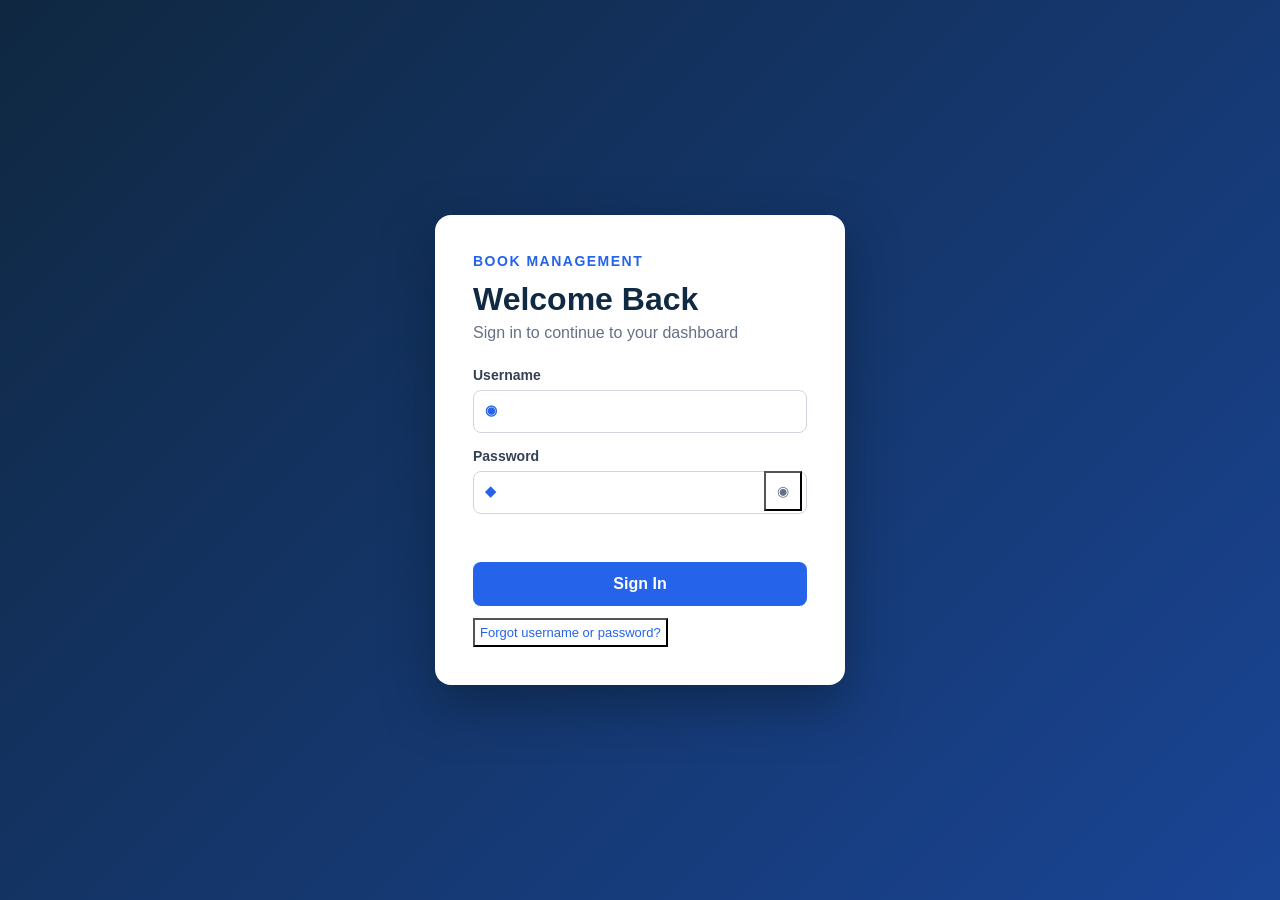
<file: login.html>
<!DOCTYPE html>
<html lang="en">
<head><meta charset="UTF-8"><meta name="viewport" content="width=device-width,initial-scale=1.0"><title>Login - Book Management</title><link rel="stylesheet" href="css/login.css"></head>
<body><div class="login-card"><div class="brand">BOOK MANAGEMENT</div><h1>Welcome Back</h1><p>Sign in to continue to your dashboard</p><form id="loginForm"><label>Username<div class="input-wrap"><span>◉</span><input id="username" autocomplete="username" required></div></label><label>Password<div class="input-wrap"><span>◆</span><input id="password" type="password" autocomplete="current-password" required><button type="button" id="togglePassword" class="icon-btn">◉</button></div></label><div id="loginError" class="error"></div><button type="submit">Sign In</button></form><button type="button" id="forgotBtn" class="forgot-btn">Forgot username or password?</button></div><div id="forgotModal" class="modal"><div class="modal-card"><button id="closeForgot" class="close-btn">×</button><h2>Account Recovery</h2><p>Your saved login username is:</p><strong id="recoveryUsername"></strong><p class="recovery-note">For security, use Settings after login to change your password.</p><button id="recoveryOk">Close</button></div></div><script src="js/login.js"></script></body></html>
</file>
<file: css/login.css>
*{box-sizing:border-box}body{margin:0;min-height:100vh;display:grid;place-items:center;font-family:Arial,sans-serif;background:linear-gradient(135deg,#0f2740,#2563eb);background-size:200% 200%;animation:bgMove 12s ease infinite}.login-card{width:min(410px,92vw);padding:38px;background:#fff;border-radius:16px;box-shadow:0 20px 50px #071a2d80;animation:cardIn .7s ease both}.brand{color:#2563eb;font-size:14px;font-weight:bold;letter-spacing:1.5px}.login-card h1{margin:12px 0 6px;color:#102a43}.login-card p{margin:0 0 25px;color:#667085}.login-card label{display:block;margin:15px 0 6px;color:#344054;font-weight:bold;font-size:14px}.input-wrap{position:relative;margin-top:7px}.input-wrap span{position:absolute;left:12px;top:12px;color:#2563eb}.login-card input{display:block;width:100%;padding:12px 40px;border:1px solid #d0d5dd;border-radius:8px;font-size:15px;transition:.25s}.login-card input:focus{outline:none;border-color:#2563eb;box-shadow:0 0 0 4px #2563eb20}.login-card button[type=submit],.modal-card button{width:100%;margin-top:20px;padding:13px;border:0;border-radius:8px;background:#2563eb;color:white;font-size:16px;font-weight:bold;cursor:pointer;transition:.25s}.login-card button:hover,.modal-card button:hover{background:#1d4ed8;transform:translateY(-2px)}.icon-btn{position:absolute!important;right:5px;top:0;width:38px!important;margin:0!important;padding:10px!important;background:transparent!important;color:#667085!important;font-size:14px!important}.forgot-btn{background:transparent!important;color:#2563eb!important;font-size:13px!important;padding:5px!important;margin-top:12px!important}.error{min-height:18px;color:#d92d20;font-size:13px;margin-top:10px}.modal{display:none;position:fixed;inset:0;background:#071a2d99;place-items:center;z-index:3}.modal.show{display:grid}.modal-card{position:relative;width:min(380px,90vw);padding:30px;background:white;border-radius:14px;box-shadow:0 20px 60px #0005;animation:cardIn .3s ease}.modal-card h2{margin-top:0;color:#102a43}.modal-card strong{display:block;color:#2563eb;font-size:20px}.recovery-note{font-size:13px}.close-btn{position:absolute;right:12px;top:10px;border:0;background:none;font-size:26px;color:#667085}.modal-card #recoveryOk{width:auto;padding:10px 24px}@keyframes bgMove{0%,100%{background-position:0 50%}50%{background-position:100% 50%}}@keyframes cardIn{from{opacity:0;transform:translateY(25px) scale(.97)}to{opacity:1;transform:none}}
</file>
<file: css/global.css>
/* =========================================
   Form Layout exactly like image_e0a4b1.png
   ========================================= */

.page-title {
    color: #0b273d;
    margin-top: 0;
    margin-bottom: 25px;
    font-size: 32px; /* 24px থেকে বাড়িয়ে 32px করা হলো */
    font-weight: 800;
}

/* White Card Background */
.form-card {
    background: #ffffff;
    padding: 25px 30px;
    border-radius: 8px;
    box-shadow: 0 2px 10px rgba(0, 0, 0, 0.05);
}

/* Blue Section Title with Border */
.section-title {
    color: #2563eb;
    font-size: 18px;
    font-weight: 600;
    padding-bottom: 10px;
    border-bottom: 2px solid #e5e7eb;
    margin-bottom: 25px;
}

/* 4-Column CSS Grid */
.form-grid {
    display: grid;
    grid-template-columns: repeat(4, 1fr);
    gap: 20px;
}

.form-group label {
    display: block;
    margin-bottom: 8px;
    font-size: 16px;
    color: #4b5563;
    font-weight: 500;
}

/* Required Asterisk */
.form-group label span {
    color: #ef4444;
}

/* Input Fields Styling */
.form-group input, 
.form-group select {
    width: 100%;
    padding: 9px 12px;
    border: 1px solid #d1d5db;
    border-radius: 4px;
    font-size: 14px;
    color: #374151;
    box-sizing: border-box;
    transition: border-color 0.2s;
}

.form-group input:focus, 
.form-group select:focus {
    outline: none;
    border-color: #2563eb;
}

/* Readonly fields background */
input[readonly] {
    background-color: #f3f4f6;
    color: #6b7280;
}

.readonly-highlight {
    font-weight: bold;
    color: #111827 !important;
}

/* Input + Buttons Layout */
.input-with-btn {
    display: flex;
    gap: 5px; /* Button er majhe gap komano holo */
}

/* Common Action Button Style */
.action-btn {
    color: white;
    border: none;
    border-radius: 4px;
    width: 38px;
    height: 38px;
    display: flex;
    align-items: center;
    justify-content: center;
    font-size: 16px;
    cursor: pointer;
    flex-shrink: 0;
    transition: background-color 0.2s;
}

/* Plus Button (Blue) */
.add-btn { background-color: #2563eb; font-size: 20px; font-weight: bold; }
.add-btn:hover { background-color: #1d4ed8; }

/* Edit Button (Yellow/Orange) */
.edit-btn { background-color: #f59e0b; font-size: 18px; }
.edit-btn:hover { background-color: #d97706; }

/* Delete Button (Red) */
.delete-btn { background-color: #ef4444; font-size: 18px; }
.delete-btn:hover { background-color: #dc2626; }

/* Form Action Buttons (Bottom Left) */
.form-actions {
    margin-top: 30px;
    display: flex;
    gap: 15px;
}

/* Submit Button (Blue) */
.btn-submit {
    background-color: #2563eb;
    color: white;
    padding: 10px 25px;
    border: none;
    border-radius: 4px;
    font-size: 15px;
    font-weight: 500;
    cursor: pointer;
}

.btn-submit:hover {
    background-color: #1d4ed8;
}

/* Reset Button (Grey) */
.btn-reset {
    background-color: #6b7280;
    color: white;
    padding: 10px 25px;
    border: none;
    border-radius: 4px;
    font-size: 15px;
    font-weight: 500;
    cursor: pointer;
}

.btn-reset:hover {
    background-color: #4b5563;
}


/* Address Bar */
.address-bar {
    background-color: #ffffff;
    padding: 15px 20px;
    border-bottom: 1px solid #e5e7eb;
    color: #4b5563;
    font-size: 14px;
    box-shadow: 0 1px 2px rgba(0,0,0,0.05);
}

/* Top Controls (Search & Button) */
.top-controls {
    display: flex;
    justify-content: space-between;
    margin-bottom: 20px;
}
.search-box {
    padding: 10px;
    width: 300px;
    border: 1px solid #d1d5db;
    border-radius: 4px;
}
.btn-primary {
    background-color: #10b981;
    color: white;
    padding: 10px 20px;
    border: none;
    border-radius: 4px;
    cursor: pointer;
    font-weight: bold;
}
.btn-primary:hover { background-color: #059669; }

/* Modal Styles */
.modal {
    display: none; 
    position: fixed; 
    z-index: 1000; 
    left: 0; top: 0; width: 100%; height: 100%; 
    background-color: rgba(0,0,0,0.5); 
}
.modal-content {
    background-color: #fff;
    margin: 2% auto;
    padding: 20px;
    border-radius: 8px;
    width: 90%;
    max-width: 1000px;
    max-height: 90vh;
    overflow-y: auto;
}
.close-modal {
    float: right; font-size: 24px; cursor: pointer; color: #ef4444;
}
.modal-footer-totals {
    background: #f3f4f6; padding: 15px; margin-top: 20px; border-radius: 4px;
    display: flex; justify-content: space-between; font-weight: bold;
}

/* Responsive Grid for Smaller Screens */
@media (max-width: 1024px) {
    .form-grid { grid-template-columns: repeat(3, 1fr); }
}
@media (max-width: 768px) {
    .form-grid { grid-template-columns: repeat(2, 1fr); }
}
@media (max-width: 480px) {
    .form-grid { grid-template-columns: 1fr; }
}
body{animation:pageFade .45s ease both}.main-content>*{animation:contentRise .5s ease both}.form-card,.summary-cards,.report-table{transition:transform .25s ease,box-shadow .25s ease}.form-card:hover{box-shadow:0 8px 24px rgba(15,39,64,.10)}button,.btn-primary,.btn-submit,.action-btn{transition:transform .2s ease,box-shadow .2s ease}button:hover,.btn-primary:hover,.btn-submit:hover,.action-btn:hover{transform:translateY(-2px);box-shadow:0 5px 12px rgba(37,99,235,.2)}@keyframes pageFade{from{opacity:0}to{opacity:1}}@keyframes contentRise{from{opacity:0;transform:translateY(12px)}to{opacity:1;transform:none}}
</file>
